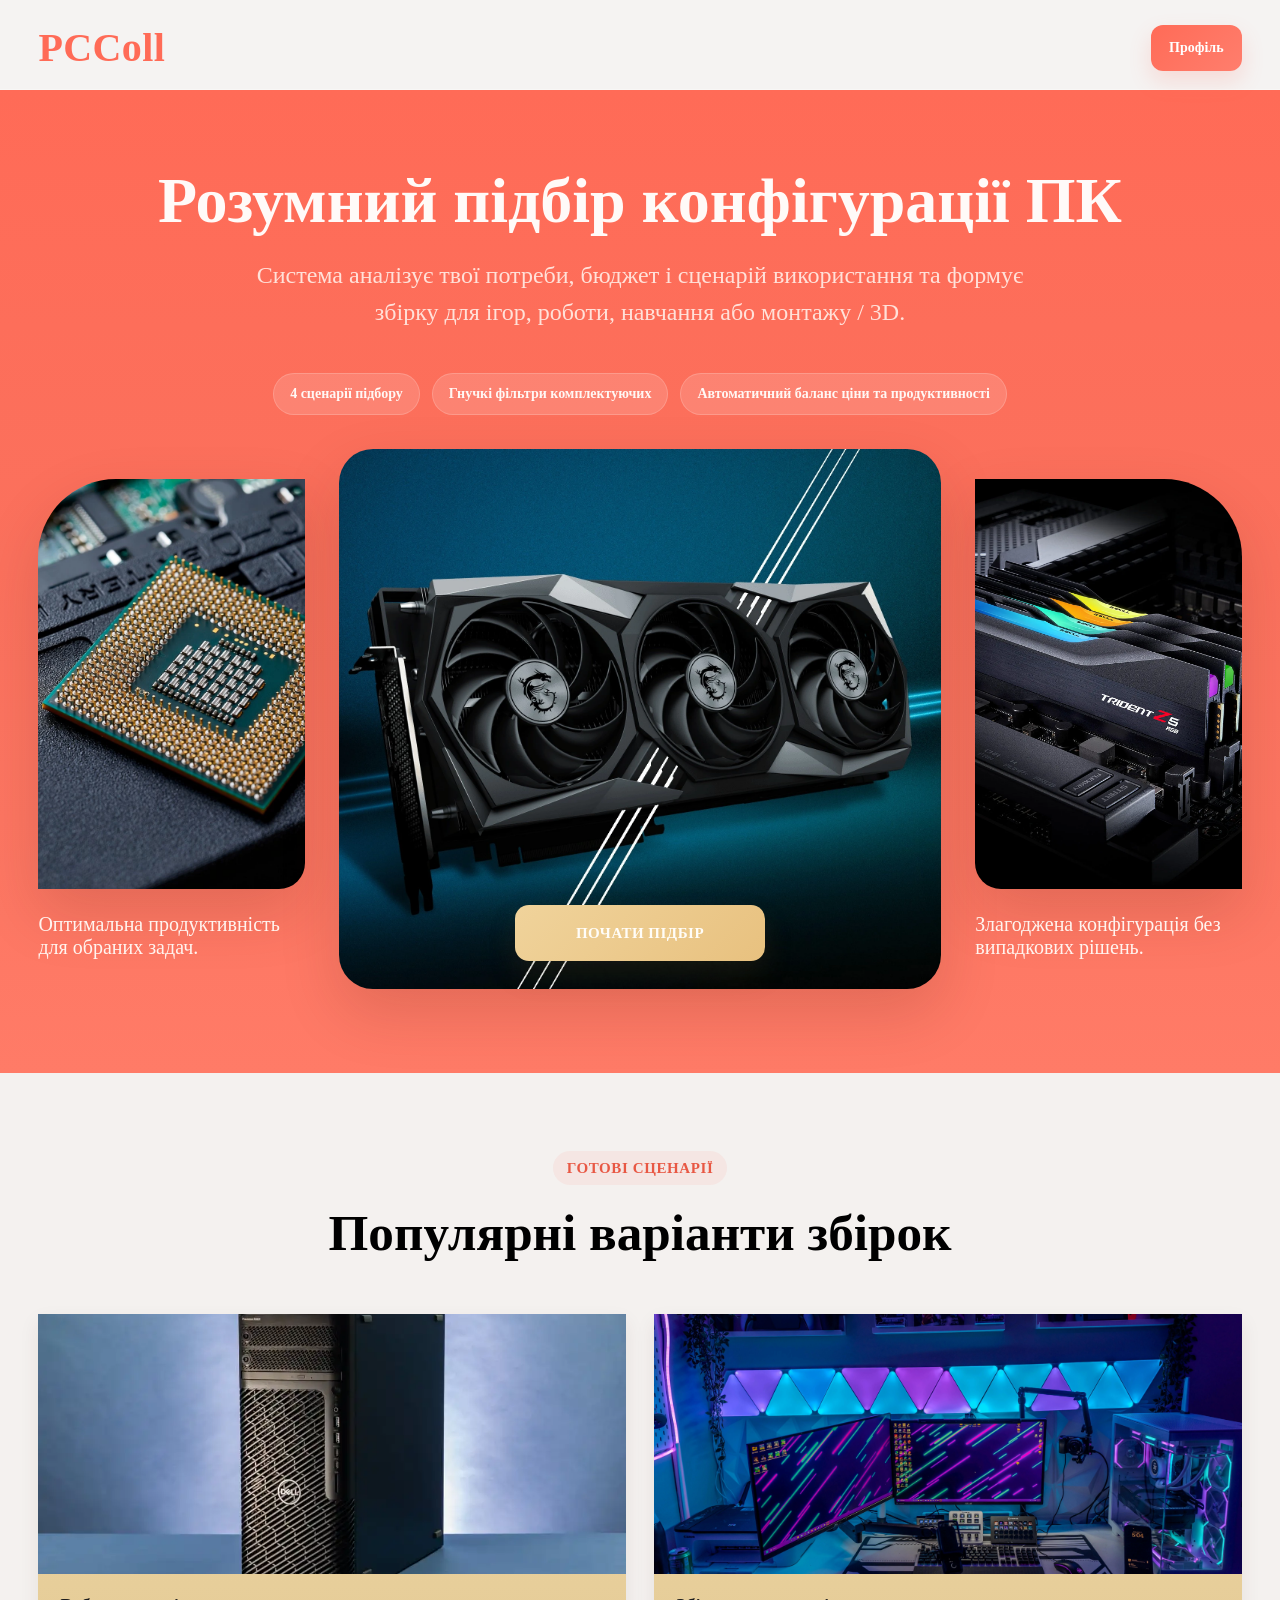
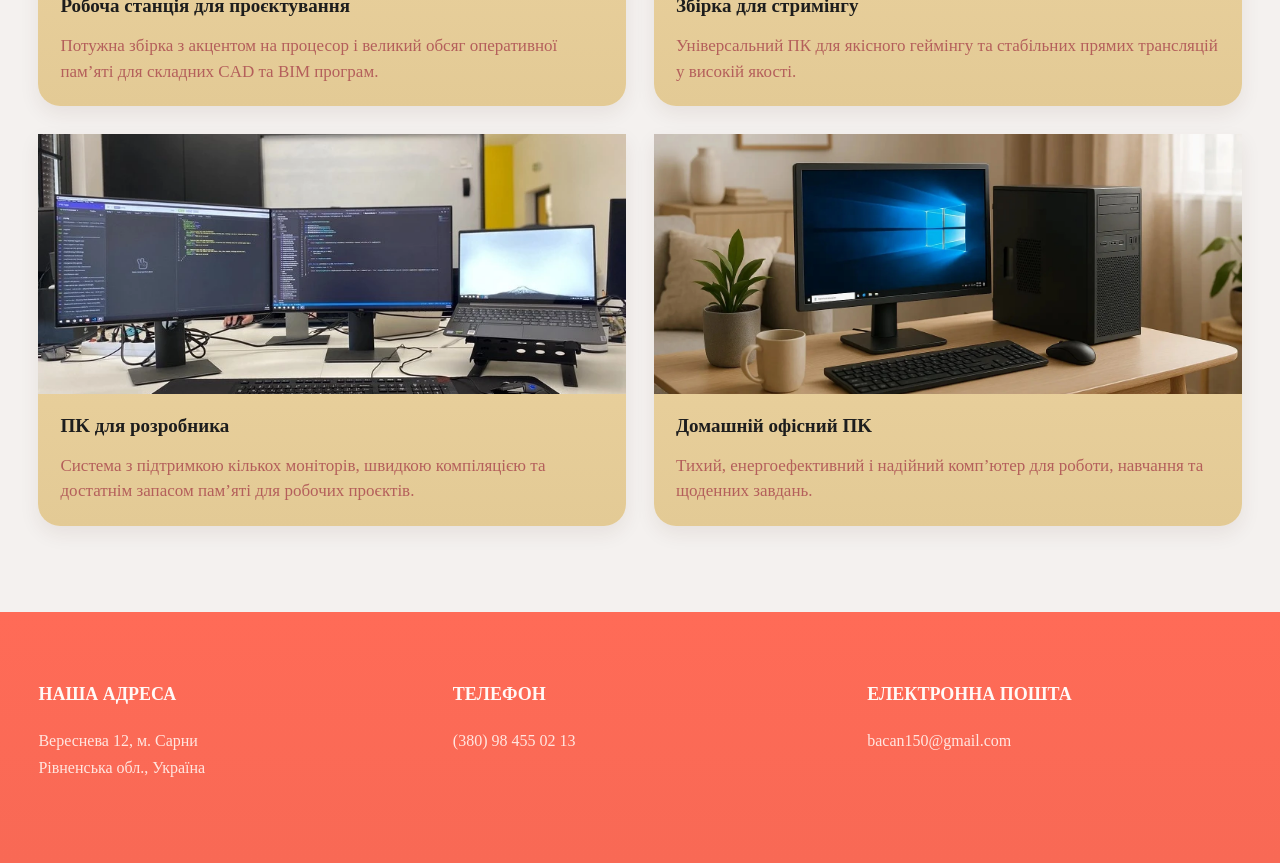
<file: templates/landing.html>
<!doctype html>
<html lang="uk">
<head>
  <meta charset="UTF-8">
  <meta name="viewport" content="width=device-width, initial-scale=1.0">
  <title>PCColl | Розумний підбір конфігурації ПК</title>
  <link rel="stylesheet" href="/static/style.css">
</head>
<body>
  <header class="topbar">
    <div class="container topbar-nav">
      <a href="/" class="logo-link">
        <div class="logo">PCColl</div>
      </a>
      <div class="topbar-actions">
        <a href="/saved-builds" class="topbar-link-btn">Профіль</a>
      </div>
    </div>
  </header>

  <section class="hero">
    <div class="container">
      <h1>Розумний підбір конфігурації ПК</h1>
      <p class="hero-subtitle">
        Система аналізує твої потреби, бюджет і сценарій використання та формує збірку
        для ігор, роботи, навчання або монтажу / 3D.
      </p>

      <div class="hero-highlights">
        <div class="highlight-chip">4 сценарії підбору</div>
        <div class="highlight-chip">Гнучкі фільтри комплектуючих</div>
        <div class="highlight-chip">Автоматичний баланс ціни та продуктивності</div>
      </div>

      <div class="hero-grid">
        <div class="hero-side left">
          <img src="/static/images/cpu.webp" alt="Процесор">
          <div class="hero-caption">Оптимальна продуктивність для обраних задач.</div>
        </div>

        <div class="hero-center">
          <img src="/static/images/hero-gpu.webp" alt="Відеокарта">
          <a href="/choose-purpose" class="hero-btn hero-main-btn">ПОЧАТИ ПІДБІР</a>
        </div>

        <div class="hero-side right">
          <img src="/static/images/ram.webp" alt="Оперативна пам’ять">
          <div class="hero-caption">Злагоджена конфігурація без випадкових рішень.</div>
        </div>
      </div>
    </div>
  </section>

  <section class="featured">
    <div class="container">
      <div class="section-intro">
        <div class="section-eyebrow">Готові сценарії</div>
        <h2>Популярні варіанти збірок</h2>
      </div>

      <div class="featured-grid">
        <article class="build-card">
          <img src="/static/images/build1.webp" alt="Робоча станція для проєктування">
          <div class="build-card-body">
            <h3>Робоча станція для проєктування</h3>
            <p>
              Потужна збірка з акцентом на процесор і великий обсяг оперативної пам’яті
              для складних CAD та BIM програм.
            </p>
          </div>
        </article>

        <article class="build-card">
          <img src="/static/images/build2.webp" alt="Збірка для стримінгу">
          <div class="build-card-body">
            <h3>Збірка для стримінгу</h3>
            <p>
              Універсальний ПК для якісного геймінгу та стабільних прямих трансляцій
              у високій якості.
            </p>
          </div>
        </article>

        <article class="build-card">
          <img src="/static/images/build3.webp" alt="ПK для розробника">
          <div class="build-card-body">
            <h3>ПK для розробника</h3>
            <p>
              Система з підтримкою кількох моніторів, швидкою компіляцією та
              достатнім запасом пам’яті для робочих проєктів.
            </p>
          </div>
        </article>

        <article class="build-card">
          <img src="/static/images/build4.webp" alt="Домашній офісний ПK">
          <div class="build-card-body">
            <h3>Домашній офісний ПK</h3>
            <p>
              Тихий, енергоефективний і надійний комп’ютер для роботи,
              навчання та щоденних завдань.
            </p>
          </div>
        </article>
      </div>
    </div>
  </section>

  <footer class="footer">
    <div class="container footer-grid">
      <div>
        <h4>НАША АДРЕСА</h4>
        <p>Вереснева 12, м. Сарни</p>
        <p>Рівненська обл., Україна</p>
      </div>

      <div>
        <h4>ТЕЛЕФОН</h4>
        <p>(380) 98 455 02 13</p>
      </div>

      <div>
        <h4>ЕЛЕКТРОННА ПОШТА</h4>
        <p>bacan150@gmail.com</p>
      </div>
    </div>
  </footer>
</body>
</html>
</file>
<file: static/style.css>
﻿* {
    margin: 0;
    padding: 0;
    box-sizing: border-box;
}

:root {
    --accent: #ff6b57;
    --accent-dark: #e85844;
    --accent-soft: #fff1ed;
    --surface: #f8efea;
    --surface-2: #fffaf7;
    --surface-3: #fff4ee;
    --text: #2a2623;
    --muted: #6f625b;
    --line: #ebd5ca;
    --shadow-lg: 0 24px 60px rgba(80, 32, 21, 0.16);
    --shadow-md: 0 16px 36px rgba(80, 32, 21, 0.12);
    --shadow-sm: 0 8px 20px rgba(80, 32, 21, 0.08);
    --radius-xl: 28px;
    --radius-lg: 20px;
    --radius-md: 14px;
}

html {
    scroll-behavior: smooth;
}

body {
    font-family: Georgia, "Times New Roman", serif;
    background: #f6f3f1;
    color: var(--text);
}

.container {
    width: min(1400px, 94%);
    margin: 0 auto;
}

.topbar {
    background: #f5f3f2;
    border-bottom: 1px solid rgba(255, 255, 255, 0.28);
    padding: 24px 0 18px;
}

.topbar-default,
.topbar-right {
    display: flex;
    align-items: center;
}

.topbar-default {
    justify-content: flex-start;
}

.topbar-right {
    justify-content: flex-end;
}

.logo-link {
    text-decoration: none;
}

.logo {
    font-size: 40px;
    font-weight: 700;
    color: var(--accent);
    letter-spacing: 0.4px;
}

.hero {
    background: linear-gradient(180deg, #ff6b57 0%, #fb715d 48%, #ff7b67 100%);
    padding: 76px 0 84px;
    text-align: center;
}

.hero h1 {
    font-size: clamp(44px, 5vw, 78px);
    font-weight: 700;
    line-height: 1.08;
    margin-bottom: 22px;
    color: #fffaf8;
}

.hero-subtitle {
    max-width: 820px;
    margin: 0 auto 42px;
    font-size: 24px;
    line-height: 1.55;
    color: #ffe1d9;
}

.hero-grid {
    display: grid;
    grid-template-columns: 0.95fr 2.15fr 0.95fr;
    gap: 34px;
    align-items: center;
}

.hero-side,
.hero-center {
    position: relative;
}

.hero-side img,
.hero-center img {
    width: 100%;
    display: block;
    object-fit: cover;
    box-shadow: var(--shadow-lg);
}

.hero-side img {
    min-height: 410px;
}

.hero-center img {
    min-height: 540px;
    border-radius: 34px;
}

.hero-side.left img {
    border-top-left-radius: 78px;
    border-bottom-right-radius: 26px;
}

.hero-side.right img {
    border-top-right-radius: 78px;
    border-bottom-left-radius: 26px;
}

.hero-side {
    text-align: left;
}

.hero-caption {
    margin-top: 24px;
    font-size: 20px;
    color: #fff4ef;
}

.hero-btn {
    display: inline-flex;
    align-items: center;
    justify-content: center;
    gap: 8px;
    margin-top: 24px;
    padding: 16px 30px;
    min-height: 56px;
    border-radius: 14px;
    background: linear-gradient(135deg, #f0d39b 0%, #e8c17f 100%);
    color: #fffdf8;
    text-decoration: none;
    font-weight: 700;
    font-size: 15px;
    letter-spacing: 0.5px;
    border: none;
    box-shadow: 0 14px 28px rgba(109, 76, 30, 0.18);
    cursor: pointer;
    transition: transform 0.18s ease, box-shadow 0.18s ease, opacity 0.18s ease;
}

.hero-btn:hover {
    transform: translateY(-2px);
    box-shadow: 0 18px 32px rgba(109, 76, 30, 0.24);
    opacity: 0.98;
}

.hero-main-btn {
    position: absolute;
    left: 50%;
    bottom: 28px;
    transform: translateX(-50%);
    margin-top: 0;
    min-width: 250px;
}

.hero-main-btn:hover {
    transform: translateX(-50%) translateY(-2px);
}

.featured {
    background: #f4f1ef;
    padding: 78px 0 86px;
}

.featured h2 {
    text-align: center;
    font-size: clamp(38px, 4vw, 60px);
    color: #000000 !important;
    opacity: 1;
    text-shadow: none;
    margin-bottom: 52px;
}

.featured-grid {
    display: grid;
    grid-template-columns: repeat(4, minmax(0, 1fr));
    gap: 28px;
}

.build-card {
    background: linear-gradient(180deg, #f0d7a5 0%, #e3ca95 100%);
    border-radius: 0 0 22px 22px;
    overflow: hidden;
    box-shadow: var(--shadow-sm);
    transition: transform 0.2s ease, box-shadow 0.2s ease;
}

.build-card:hover {
    transform: translateY(-6px);
    box-shadow: var(--shadow-md);
}

.build-card img {
    width: 100%;
    height: 260px;
    object-fit: cover;
    display: block;
}

.build-card-body {
    padding: 20px 22px 22px;
}

.build-card h3 {
    color: #1d1d1d;
    font-size: 19px;
    margin-bottom: 14px;
    line-height: 1.3;
}

.build-card p {
    color: #b45f5b;
    font-size: 17px;
    line-height: 1.5;
}

.footer {
    background: linear-gradient(180deg, #ff6b57 0%, #f86955 100%);
    padding: 72px 0 82px;
}

.footer-grid {
    display: grid;
    grid-template-columns: repeat(3, 1fr);
    gap: 40px;
}

.footer h4 {
    font-size: 18px;
    margin-bottom: 22px;
    color: #fff9f7;
}

.footer p {
    font-size: 16px;
    line-height: 1.7;
    color: #ffe6e0;
}

.builder-page,
.result-page,
.pc-types-page {
    min-height: calc(100vh - 90px);
    background: linear-gradient(180deg, #ff6b57 0%, #ff6f5b 100%);
    padding: 88px 36px;
    display: flex;
    align-items: center;
    justify-content: center;
}

.builder-card,
.result-card,
.pc-types-shell {
    width: min(100%, 1680px);
    background: linear-gradient(180deg, #f8efea 0%, #f6eee8 100%);
    color: var(--text);
    border-radius: var(--radius-xl);
    padding: 44px;
    box-shadow: var(--shadow-lg);
}

.builder-card h1,
.result-card h1,
.pc-types-title {
    font-size: clamp(42px, 4vw, 60px);
    margin-bottom: 12px;
    color: var(--accent);
    line-height: 1.08;
}

.builder-subtitle,
.pc-types-subtitle {
    font-size: 19px;
    margin-bottom: 28px;
    color: var(--muted);
    line-height: 1.6;
}

.pc-form {
    display: grid;
    grid-template-columns: repeat(2, minmax(320px, 1fr));
    gap: 24px 36px;
    align-items: start;
}

.pc-form > input[type="hidden"] {
    display: none;
}

.pc-form .form-group:has(.games-grid),
.pc-form .builder-btn,
.pc-form .back-link,
.pc-form .builder-hint {
    grid-column: 1 / -1;
}

.form-group {
    display: flex;
    flex-direction: column;
    gap: 9px;
    min-width: 0;
    background: rgba(255, 255, 255, 0.36);
    border: 1px solid rgba(234, 213, 202, 0.8);
    border-radius: 18px;
    padding: 18px;
    box-shadow: 0 8px 22px rgba(120, 64, 46, 0.05);
}

.form-group label {
    font-size: 17px;
    font-weight: 700;
    color: #231e1b;
}

.form-group input,
.form-group select {
    width: 100%;
    min-height: 52px;
    padding: 14px 16px;
    border: 1px solid #dfc8bc;
    border-radius: 12px;
    font-size: 16px;
    color: #1f1c1a;
    background: #fffefe;
    outline: none;
    transition: border-color 0.18s ease, box-shadow 0.18s ease, transform 0.18s ease;
}

.form-group input:focus,
.form-group select:focus {
    border-color: var(--accent);
    box-shadow: 0 0 0 4px rgba(255, 107, 87, 0.12);
}

.games-grid {
    display: grid;
    grid-template-columns: repeat(2, minmax(0, 1fr));
    gap: 12px;
    margin-top: 4px;
}

.game-checkbox {
    display: flex;
    align-items: center;
    gap: 10px;
    min-height: 56px;
    background: var(--surface-2);
    border: 1px solid var(--line);
    border-radius: 12px;
    padding: 12px 14px;
    cursor: pointer;
    color: #3b342f;
    font-size: 15px;
    transition: transform 0.16s ease, border-color 0.16s ease, box-shadow 0.16s ease;
}

.game-checkbox:hover {
    transform: translateY(-2px);
    border-color: #d7b7a7;
    box-shadow: 0 10px 22px rgba(117, 69, 52, 0.08);
}

.game-checkbox input {
    width: 18px;
    height: 18px;
    accent-color: var(--accent);
    flex: 0 0 auto;
}

.builder-hint {
    margin-top: 10px;
    color: #79665d;
    font-size: 14px;
    line-height: 1.55;
}

.builder-btn {
    width: fit-content;
    min-width: 260px;
    margin-top: 8px;
    color: #fff;
}

.result-box {
    margin-top: 26px;
    background: linear-gradient(180deg, #fffaf7 0%, #fff6f1 100%);
    border: 1px solid #f0ddd3;
    border-radius: 20px;
    padding: 24px;
    box-shadow: 0 10px 24px rgba(97, 61, 49, 0.06);
}

.result-box h2 {
    color: var(--accent);
    margin-bottom: 16px;
    font-size: 28px;
}

.result-box ul {
    padding-left: 20px;
    line-height: 1.9;
}

.parts-grid {
    display: grid;
    grid-template-columns: repeat(auto-fit, minmax(240px, 1fr));
    gap: 18px;
}

.part-card {
    background: linear-gradient(180deg, #fff5ef 0%, #fff1e9 100%);
    border: 1px solid #f0d5c8;
    border-radius: 16px;
    padding: 18px;
    box-shadow: 0 10px 22px rgba(99, 59, 44, 0.06);
}

.part-image-wrap {
    width: 100%;
    aspect-ratio: 16 / 10;
    border-radius: 14px;
    background: linear-gradient(180deg, #fffdfa 0%, #fff4ec 100%);
    border: 1px solid #f1ddd2;
    display: flex;
    align-items: center;
    justify-content: center;
    padding: 14px;
    margin-bottom: 14px;
    overflow: hidden;
}

.part-image {
    width: 100%;
    height: 100%;
    object-fit: contain;
    display: block;
}

.part-type {
    color: var(--accent);
    font-size: 13px;
    font-weight: 700;
    text-transform: uppercase;
    letter-spacing: 0.6px;
    margin-bottom: 8px;
}

.part-model {
    font-size: 18px;
    font-weight: 700;
    margin-bottom: 8px;
    color: #2f2f2f;
    line-height: 1.35;
}

.part-price {
    color: #66564f;
    font-size: 16px;
}

.notes-box li {
    color: #854945;
}

.back-link {
    display: inline-block;
    margin-top: 22px;
    text-decoration: none;
    color: var(--accent);
    font-weight: 700;
}

.pc-types-grid {
    display: grid;
    grid-template-columns: repeat(4, minmax(0, 1fr));
    gap: 22px;
}

.pc-type-card {
    display: block;
    text-decoration: none;
    background: #ffffff;
    border: 1px solid #ead7cb;
    border-radius: 18px;
    overflow: hidden;
    box-shadow: 0 12px 28px rgba(89, 58, 45, 0.08);
    transition: transform 0.2s ease, box-shadow 0.2s ease;
}

.pc-type-card:hover {
    transform: translateY(-6px);
    box-shadow: var(--shadow-md);
}

.pc-type-card-image {
    width: 100%;
    height: 185px;
    object-fit: cover;
    display: block;
}

.pc-type-card-body {
    padding: 18px;
}

.pc-type-card-button {
    width: 100%;
    background: linear-gradient(135deg, var(--accent) 0%, #ff7e6d 100%);
    color: #ffffff;
    border-radius: 12px;
    padding: 13px 14px;
    font-size: 20px;
    font-weight: 700;
    text-align: center;
    margin-bottom: 12px;
    box-shadow: 0 10px 22px rgba(255, 107, 87, 0.2);
}

.pc-type-card p {
    color: #6d5d57;
    font-size: 15px;
    line-height: 1.6;
    margin: 0;
}

.pc-types-back {
    margin-top: 24px;
}

@media (max-width: 1400px) {
    .pc-types-grid,
    .featured-grid {
        grid-template-columns: repeat(2, minmax(0, 1fr));
    }
}

@media (max-width: 1180px) {
    .hero-grid {
        grid-template-columns: 1fr;
    }

    .hero-side,
    .hero-center {
        max-width: 820px;
        margin: 0 auto;
    }

    .hero-side img {
        min-height: 300px;
    }

    .footer-grid {
        grid-template-columns: 1fr;
    }

    .pc-form {
        grid-template-columns: 1fr;
    }
}

@media (max-width: 760px) {
    .hero {
        padding: 52px 0 62px;
    }

    .hero-subtitle {
        font-size: 18px;
    }

    .hero-center img {
        min-height: 320px;
    }

    .builder-card,
    .result-card,
    .pc-types-shell {
        padding: 24px;
        border-radius: 22px;
    }

    .builder-page,
    .result-page,
    .pc-types-page {
        padding: 32px 14px;
    }

    .featured-grid,
    .pc-types-grid,
    .games-grid {
        grid-template-columns: 1fr;
    }

    .builder-card h1,
    .result-card h1,
    .pc-types-title {
        font-size: 34px;
    }

    .form-group {
        padding: 15px;
    }

    .builder-btn {
        width: 100%;
    }

    .hero-main-btn {
        position: static;
        transform: none;
        margin-top: 18px;
        width: 100%;
    }

    .hero-main-btn:hover {
        transform: translateY(-2px);
    }
}


.hero-badge {
    display: inline-flex;
    align-items: center;
    justify-content: center;
    margin-bottom: 18px;
    padding: 10px 16px;
    border-radius: 999px;
    background: rgba(255, 255, 255, 0.16);
    border: 1px solid rgba(255, 255, 255, 0.22);
    color: #fff7f3;
    font-size: 14px;
    letter-spacing: 0.3px;
}

.hero-highlights {
    display: flex;
    flex-wrap: wrap;
    gap: 12px;
    justify-content: center;
    margin: 0 auto 34px;
    max-width: 980px;
}

.highlight-chip,
.builder-chip {
    display: inline-flex;
    align-items: center;
    justify-content: center;
    min-height: 42px;
    padding: 10px 16px;
    border-radius: 999px;
    font-size: 14px;
    font-weight: 700;
}

.highlight-chip {
    background: rgba(255, 255, 255, 0.14);
    color: #fff8f5;
    border: 1px solid rgba(255, 255, 255, 0.18);
}

.section-intro {
    max-width: 860px;
    margin: 0 auto 34px;
    text-align: center;
}

.section-eyebrow {
    display: inline-flex;
    align-items: center;
    justify-content: center;
    padding: 9px 14px;
    margin-bottom: 14px;
    border-radius: 999px;
    background: var(--accent-soft);
    color: var(--accent-dark);
    font-size: 13px;
    font-weight: 700;
    letter-spacing: 0.4px;
    text-transform: uppercase;
}

.section-intro p {
    color: var(--muted);
    font-size: 18px;
    line-height: 1.6;
}

.quick-benefits {
    display: grid;
    grid-template-columns: repeat(3, minmax(0, 1fr));
    gap: 18px;
    margin: 0 0 28px;
}

.quick-benefit-card,
.builder-note-card,
.summary-stat-card {
    background: rgba(255, 255, 255, 0.6);
    border: 1px solid rgba(235, 213, 202, 0.95);
    border-radius: 18px;
    box-shadow: 0 10px 24px rgba(101, 63, 48, 0.06);
}

.quick-benefit-card {
    display: flex;
    flex-direction: column;
    gap: 8px;
    padding: 18px;
}

.quick-benefit-card strong {
    color: #231e1b;
    font-size: 17px;
}

.quick-benefit-card span {
    color: var(--muted);
    line-height: 1.55;
}

.builder-topline {
    display: flex;
    flex-wrap: wrap;
    gap: 12px;
    margin-bottom: 28px;
}

.builder-chip {
    background: rgba(255, 107, 87, 0.08);
    color: var(--accent-dark);
    border: 1px solid rgba(255, 107, 87, 0.15);
}

.builder-note-card {
    grid-column: 1 / -1;
    padding: 18px 20px;
}

.builder-note-card h3 {
    color: var(--accent);
    font-size: 20px;
    margin-bottom: 8px;
}

.builder-note-card p {
    color: var(--muted);
    line-height: 1.65;
}


.builder-submit-bar {
    grid-column: 1 / -1;
    display: flex;
    align-items: center;
    justify-content: space-between;
    gap: 20px;
    padding: 22px 24px;
    margin-top: 4px;
    border-radius: 20px;
    background: linear-gradient(135deg, rgba(255, 107, 87, 0.14) 0%, rgba(255, 255, 255, 0.92) 100%);
    border: 1px solid rgba(255, 107, 87, 0.18);
    box-shadow: 0 14px 28px rgba(105, 59, 43, 0.08);
}

.builder-submit-text {
    display: flex;
    flex-direction: column;
    gap: 6px;
}

.builder-submit-text strong {
    font-size: 20px;
    color: #2b221e;
}

.builder-submit-text span {
    color: var(--muted);
    line-height: 1.6;
}

.result-summary-grid {
    display: grid;
    grid-template-columns: repeat(3, minmax(0, 1fr));
    gap: 18px;
    margin: 28px 0 10px;
}

.summary-stat-card {
    padding: 20px 22px;
}

.summary-stat-card--accent {
    background: linear-gradient(135deg, var(--accent) 0%, #ff7a68 100%);
    border-color: transparent;
}

.summary-stat-label {
    display: block;
    margin-bottom: 8px;
    color: #7b655a;
    font-size: 13px;
    font-weight: 700;
    text-transform: uppercase;
    letter-spacing: 0.5px;
}

.summary-stat-card strong {
    font-size: 28px;
    line-height: 1.2;
    color: #231e1b;
}

.summary-stat-card--accent .summary-stat-label,
.summary-stat-card--accent strong {
    color: #fffaf8;
}

@media (max-width: 1180px) {
    .quick-benefits,
    .result-summary-grid {
        grid-template-columns: 1fr;
    }
}

@media (max-width: 760px) {
    .hero-highlights,
    .builder-topline {
        justify-content: flex-start;
    }

    .builder-submit-bar {
        flex-direction: column;
        align-items: stretch;
    }

    .builder-submit-text strong {
        font-size: 18px;
    }
}


/* Кнопка-обгортка дозволяє натискати на превʼю комплектуючої. */
.part-image-button {
    width: 100%;
    padding: 0;
    border: none;
    background: transparent;
    cursor: zoom-in;
    text-align: left;
}

.part-image-button:focus-visible {
    outline: 3px solid rgba(255, 107, 87, 0.35);
    outline-offset: 4px;
    border-radius: 18px;
}

.part-image-button:hover .part-image-wrap {
    transform: translateY(-2px);
    box-shadow: 0 12px 28px rgba(99, 59, 44, 0.10);
}

.parts-grid {
    grid-template-columns: repeat(auto-fit, minmax(260px, 1fr));
}

.part-image-wrap {
    min-height: 170px;
    transition: transform 0.18s ease, box-shadow 0.18s ease;
}

/* Модальне вікно для збільшеного перегляду фото по центру екрана, як у каталозі товарів. */
.image-modal {
    position: fixed;
    inset: 0;
    display: flex;
    align-items: center;
    justify-content: center;
    padding: 24px;
    opacity: 0;
    visibility: hidden;
    pointer-events: none;
    transition: opacity 0.28s ease, visibility 0.28s ease;
    z-index: 3000;
}

.image-modal.is-open {
    opacity: 1;
    visibility: visible;
    pointer-events: auto;
}

.image-modal-backdrop {
    position: absolute;
    inset: 0;
    background: rgba(22, 16, 14, 0.82);
    backdrop-filter: blur(4px);
    opacity: 0;
    transition: opacity 0.28s ease;
}

.image-modal.is-open .image-modal-backdrop {
    opacity: 1;
}

.image-modal-dialog {
    position: relative;
    z-index: 1;
    width: auto;
    max-width: min(1120px, 94vw);
    max-height: 90vh;
    margin: auto;
    display: flex;
    align-items: center;
    justify-content: center;
    opacity: 0;
    transform: translateY(22px) scale(0.94);
    transition: transform 0.28s cubic-bezier(0.22, 1, 0.36, 1), opacity 0.24s ease;
    will-change: transform, opacity;
}

.image-modal.is-open .image-modal-dialog {
    opacity: 1;
    transform: translateY(0) scale(1);
}

.image-modal-content {
    position: relative;
    display: flex;
    flex-direction: column;
    align-items: center;
    gap: 14px;
}

.image-modal-image-wrap {
    max-width: min(1040px, 90vw);
    max-height: 78vh;
    border-radius: 22px;
    background: #ffffff;
    border: 1px solid rgba(240, 221, 211, 0.9);
    padding: 28px;
    display: flex;
    align-items: center;
    justify-content: center;
    box-shadow: 0 28px 70px rgba(0, 0, 0, 0.26);
    transform: translateZ(0);
}

.image-modal-image {
    display: block;
    max-width: min(980px, 84vw);
    max-height: calc(78vh - 56px);
    width: auto;
    height: auto;
    object-fit: contain;
}

.image-modal-caption {
    max-width: min(1040px, 90vw);
    text-align: center;
    font-size: 22px;
    font-weight: 700;
    line-height: 1.35;
    color: #fff8f4;
    text-shadow: 0 2px 10px rgba(0, 0, 0, 0.24);
}

.image-modal-close {
    position: absolute;
    top: -18px;
    right: -18px;
    width: 48px;
    height: 48px;
    border: none;
    border-radius: 999px;
    background: #ffffff;
    color: #2a2623;
    font-size: 32px;
    line-height: 1;
    cursor: pointer;
    z-index: 3;
    box-shadow: 0 10px 26px rgba(0, 0, 0, 0.18);
    transition: transform 0.18s ease, box-shadow 0.18s ease, background 0.18s ease;
    opacity: 0;
    transform: scale(0.92);
}

.image-modal.is-open .image-modal-close {
    opacity: 1;
    transform: scale(1);
}

.image-modal-close:hover {
    transform: scale(1.06);
    background: #fff4ee;
    box-shadow: 0 14px 30px rgba(0, 0, 0, 0.24);
}

body.modal-open {
    overflow: hidden;
}


@media (max-width: 760px) {
    .image-modal {
        padding: 14px;
    }

    .image-modal-dialog {
        max-width: 100%;
    }

    .image-modal-image-wrap {
        max-width: 94vw;
        max-height: 72vh;
        padding: 16px;
        border-radius: 18px;
    }

    .image-modal-image {
        max-width: 86vw;
        max-height: calc(72vh - 32px);
    }

    .image-modal-caption {
        max-width: 92vw;
        font-size: 18px;
    }

    .image-modal-close {
        top: -18px;
        right: -10px;
        width: 42px;
        height: 42px;
        font-size: 28px;
    }

    .part-image-wrap {
        min-height: 140px;
    }
}


/* ===== Верхня навігація ===== */
.topbar-nav {
    display: flex;
    align-items: center;
    justify-content: space-between;
    gap: 20px;
}

.topbar-actions {
    display: flex;
    align-items: center;
    gap: 12px;
    flex-wrap: wrap;
}

.topbar-link-btn {
    display: inline-flex;
    align-items: center;
    justify-content: center;
    min-height: 46px;
    padding: 10px 18px;
    border-radius: 12px;
    background: linear-gradient(135deg, var(--accent) 0%, #ff7e6d 100%);
    color: #fff;
    text-decoration: none;
    font-size: 14px;
    font-weight: 700;
    box-shadow: 0 10px 22px rgba(255, 107, 87, 0.18);
    transition: transform 0.18s ease, box-shadow 0.18s ease, opacity 0.18s ease;
}

.topbar-link-btn:hover {
    transform: translateY(-2px);
    box-shadow: 0 14px 28px rgba(255, 107, 87, 0.24);
    opacity: 0.98;
}

/* ===== Блок збереження збірки на сторінці результату ===== */
/* Ці стилі стосуються лише форми збереження і не повинні вкладати
   інші result-box у сітку summary-карток. */
.save-build-form {
    display: grid;
    grid-template-columns: minmax(0, 1.4fr) auto;
    gap: 14px;
    align-items: end;
}

.save-build-field {
    display: flex;
    flex-direction: column;
    gap: 8px;
}

.save-build-field label {
    font-size: 16px;
    font-weight: 700;
    color: #231e1b;
}

.save-build-field input {
    width: 100%;
    min-height: 52px;
    padding: 14px 16px;
    border: 1px solid #dfc8bc;
    border-radius: 12px;
    font-size: 16px;
    color: #1f1c1a;
    background: #fffefe;
    outline: none;
    transition: border-color 0.18s ease, box-shadow 0.18s ease;
}

.save-build-field input:focus {
    border-color: var(--accent);
    box-shadow: 0 0 0 4px rgba(255, 107, 87, 0.12);
}

.save-build-form .hero-btn {
    margin-top: 0;
    min-width: 220px;
}

.saved-build-badge {
    display: inline-flex;
    align-items: center;
    gap: 8px;
    padding: 10px 14px;
    border-radius: 999px;
    background: rgba(255, 107, 87, 0.10);
    color: var(--accent-dark);
    font-size: 14px;
    font-weight: 700;
    border: 1px solid rgba(255, 107, 87, 0.18);
    margin-bottom: 16px;
}

.result-actions {
    display: flex;
    flex-wrap: wrap;
    gap: 12px;
    margin-top: 24px;
}

/* ===== Сторінка збережених збірок ===== */
.saved-builds-page {
    min-height: calc(100vh - 90px);
    background: linear-gradient(180deg, #ff6b57 0%, #ff6f5b 100%);
    padding: 88px 36px;
}

.saved-builds-shell {
    width: min(100%, 1680px);
    margin: 0 auto;
    background: linear-gradient(180deg, #f8efea 0%, #f6eee8 100%);
    color: var(--text);
    border-radius: var(--radius-xl);
    padding: 44px;
    box-shadow: var(--shadow-lg);
}

.saved-builds-grid {
    display: grid;
    grid-template-columns: repeat(auto-fit, minmax(320px, 1fr));
    gap: 22px;
    margin-top: 28px;
}

.saved-build-card {
    background: linear-gradient(180deg, #fffaf7 0%, #fff5ef 100%);
    border: 1px solid #f0ddd3;
    border-radius: 20px;
    padding: 22px;
    box-shadow: 0 10px 24px rgba(97, 61, 49, 0.06);
}

.saved-build-card h3 {
    color: #231e1b;
    font-size: 28px;
    line-height: 1.2;
    margin-bottom: 10px;
}

.saved-build-meta {
    display: flex;
    flex-wrap: wrap;
    gap: 10px;
    margin-bottom: 18px;
}

.saved-build-meta-item {
    display: inline-flex;
    align-items: center;
    min-height: 38px;
    padding: 8px 12px;
    border-radius: 999px;
    background: rgba(255, 107, 87, 0.08);
    color: var(--accent-dark);
    border: 1px solid rgba(255, 107, 87, 0.15);
    font-size: 14px;
    font-weight: 700;
}

.saved-build-card p,
.saved-build-card li {
    color: #6d5d57;
    line-height: 1.6;
}

.saved-build-card ul {
    margin: 14px 0 18px 20px;
}

.saved-build-actions,
.saved-build-manage {
    display: flex;
    flex-wrap: wrap;
    gap: 12px;
}

.saved-build-actions {
    margin-top: 18px;
}

.saved-build-manage {
    margin-top: 16px;
    align-items: end;
}

.inline-form {
    display: flex;
    flex-wrap: wrap;
    gap: 10px;
    align-items: end;
    flex: 1 1 320px;
}

.inline-form-field {
    display: flex;
    flex-direction: column;
    gap: 8px;
    flex: 1 1 220px;
}

.inline-form-field label {
    font-size: 14px;
    font-weight: 700;
    color: #4f433d;
}

.inline-form-field input {
    width: 100%;
    min-height: 46px;
    padding: 12px 14px;
    border: 1px solid #dfc8bc;
    border-radius: 12px;
    font-size: 15px;
    background: #fff;
}

.inline-form-field input:focus {
    border-color: var(--accent);
    box-shadow: 0 0 0 4px rgba(255, 107, 87, 0.12);
    outline: none;
}

.inline-form .hero-btn,
.saved-build-actions .hero-btn,
.saved-build-actions .topbar-link-btn {
    margin-top: 0;
    min-width: auto;
}

.delete-btn {
    background: linear-gradient(135deg, #6b554d 0%, #8b6c62 100%);
    box-shadow: 0 14px 28px rgba(70, 44, 34, 0.16);
}

.delete-btn:hover {
    box-shadow: 0 18px 32px rgba(70, 44, 34, 0.22);
}

.empty-state {
    margin-top: 28px;
    background: linear-gradient(180deg, #fffaf7 0%, #fff6f1 100%);
    border: 1px solid #f0ddd3;
    border-radius: 20px;
    padding: 28px;
    box-shadow: 0 10px 24px rgba(97, 61, 49, 0.06);
}

.empty-state p {
    color: var(--muted);
    font-size: 18px;
    line-height: 1.6;
    margin-bottom: 18px;
}

.status-message {
    margin-top: 10px;
    padding: 14px 18px;
    border-radius: 14px;
    background: rgba(255, 107, 87, 0.10);
    color: var(--accent-dark);
    border: 1px solid rgba(255, 107, 87, 0.18);
    font-weight: 700;
}

.saved-build-name-note {
    color: var(--muted);
    margin-bottom: 12px;
}

@media (max-width: 900px) {
    .save-build-form {
        grid-template-columns: 1fr;
    }

    .save-build-form .hero-btn {
        width: 100%;
    }
}

@media (max-width: 760px) {
    .topbar-nav {
        flex-direction: column;
        align-items: flex-start;
    }

    .topbar-actions {
        width: 100%;
    }

    .topbar-link-btn {
        width: 100%;
    }

    .saved-builds-page {
        padding: 32px 14px;
    }

    .saved-builds-shell {
        padding: 24px;
        border-radius: 22px;
    }

    .saved-builds-grid {
        grid-template-columns: 1fr;
    }

    .saved-build-card h3 {
        font-size: 24px;
    }

    .saved-build-actions .hero-btn,
    .saved-build-actions .topbar-link-btn,
    .inline-form .hero-btn,
    .inline-form .delete-btn {
        width: 100%;
    }
}


/* ===== Choose-purpose two-step flow (manual vs AI) ===== */
.purpose-flow-shell {
    max-width: 1560px;
}

.section-eyebrow {
    display: inline-flex;
    align-items: center;
    min-height: 34px;
    padding: 0 14px;
    border-radius: 999px;
    background: rgba(255, 107, 87, 0.08);
    color: var(--accent-dark);
    font-size: 15px;
    font-weight: 700;
    letter-spacing: 0.04em;
    text-transform: uppercase;
    margin-bottom: 18px;
}

.choice-methods-grid {
    display: grid;
    grid-template-columns: repeat(2, minmax(0, 1fr));
    gap: 24px;
    margin: 28px 0 24px;
}

.choice-method-card {
    width: 100%;
    border: 1px solid rgba(234, 215, 203, 0.95);
    border-radius: 26px;
    padding: 26px;
    background: linear-gradient(180deg, #fffaf7 0%, #fff4ee 100%);
    display: grid;
    grid-template-columns: auto 1fr;
    gap: 18px;
    align-items: start;
    text-align: left;
    cursor: pointer;
    box-shadow: 0 14px 30px rgba(89, 58, 45, 0.08);
    transition: transform 0.2s ease, box-shadow 0.2s ease, border-color 0.2s ease;
}

.choice-method-card:hover,
.choice-method-card.is-active {
    transform: translateY(-4px);
    box-shadow: 0 18px 36px rgba(89, 58, 45, 0.13);
    border-color: rgba(255, 107, 87, 0.42);
}

.choice-method-badge {
    min-width: 58px;
    height: 58px;
    border-radius: 18px;
    display: inline-flex;
    align-items: center;
    justify-content: center;
    background: linear-gradient(135deg, rgba(255, 107, 87, 0.12) 0%, rgba(255, 126, 109, 0.22) 100%);
    color: var(--accent-dark);
    font-weight: 800;
    font-size: 20px;
    letter-spacing: 0.08em;
}

.choice-method-content h2 {
    font-size: 29px;
    margin-bottom: 10px;
    color: #111;
}

.choice-method-content p {
    color: var(--muted);
    font-size: 17px;
    line-height: 1.6;
    margin-bottom: 16px;
}

.choice-method-link {
    display: inline-flex;
    align-items: center;
    justify-content: center;
    min-height: 50px;
    padding: 0 20px;
    border-radius: 14px;
    background: linear-gradient(135deg, #f0d39b 0%, #e8c17f 100%);
    color: #fffdf8;
    font-weight: 700;
    box-shadow: 0 12px 24px rgba(109, 76, 30, 0.14);
}

.choice-panels {
    margin-top: 12px;
}

.choice-empty-state {
    padding: 34px 32px;
    border-radius: 26px;
    background: linear-gradient(180deg, rgba(255,255,255,0.62) 0%, rgba(255,248,244,0.94) 100%);
    border: 1px solid rgba(234, 215, 203, 0.95);
    box-shadow: 0 14px 34px rgba(89, 58, 45, 0.06);
    display: grid;
    grid-template-columns: 1.2fr 0.8fr;
    gap: 24px;
    align-items: center;
}

.choice-empty-state h2 {
    font-size: 34px;
    margin-bottom: 10px;
    color: var(--text);
}

.choice-empty-state p {
    font-size: 17px;
    color: var(--muted);
    line-height: 1.65;
}

.choice-empty-state-tips {
    display: grid;
    gap: 12px;
}

.choice-empty-tip {
    padding: 14px 16px;
    border-radius: 16px;
    background: rgba(255, 107, 87, 0.07);
    color: var(--accent-dark);
    font-weight: 700;
    line-height: 1.45;
}

.choice-panel {
    padding: 34px;
    border-radius: 28px;
    background: linear-gradient(180deg, rgba(255,255,255,0.62) 0%, rgba(255,248,244,0.94) 100%);
    border: 1px solid rgba(234, 215, 203, 0.95);
    box-shadow: 0 14px 34px rgba(89, 58, 45, 0.06);
}

.choice-panel-head {
    margin-bottom: 26px;
}

.choice-panel-head h2 {
    font-size: 34px;
    margin-bottom: 10px;
    color: var(--text);
}

.choice-panel-head p {
    color: var(--muted);
    font-size: 17px;
    line-height: 1.65;
    max-width: 980px;
}

.choice-panel-toolbar {
    display: flex;
    justify-content: flex-end;
    margin-bottom: 18px;
}

.choice-panel-close {
    min-height: 46px;
    padding: 0 16px;
    border-radius: 14px;
    border: 1px solid rgba(255, 107, 87, 0.22);
    background: rgba(255,255,255,0.75);
    color: var(--accent-dark);
    font-weight: 700;
    cursor: pointer;
    transition: transform 0.18s ease, box-shadow 0.18s ease, border-color 0.18s ease;
}

.choice-panel-close:hover {
    transform: translateY(-2px);
    box-shadow: 0 10px 22px rgba(89, 58, 45, 0.08);
    border-color: rgba(255, 107, 87, 0.38);
}

.choice-panel.choice-panel--ai {
    overflow: hidden;
}

.ai-panel-grid {
    display: grid;
    grid-template-columns: 0.95fr 1.25fr;
    gap: 24px;
    align-items: stretch;
}

.ai-panel-aside {
    padding: 28px;
    border-radius: 24px;
    background: linear-gradient(180deg, rgba(255, 107, 87, 0.10) 0%, rgba(255, 126, 109, 0.04) 100%);
    border: 1px solid rgba(255, 107, 87, 0.14);
    display: flex;
    flex-direction: column;
    gap: 18px;
}

.ai-panel-kicker {
    display: inline-flex;
    align-items: center;
    width: fit-content;
    min-height: 34px;
    padding: 0 12px;
    border-radius: 999px;
    background: rgba(255,255,255,0.7);
    color: var(--accent-dark);
    font-weight: 700;
}

.ai-panel-aside h3 {
    font-size: 34px;
    line-height: 1.15;
}

.ai-panel-aside p {
    color: var(--muted);
    font-size: 17px;
    line-height: 1.7;
}

.ai-feature-list {
    display: grid;
    gap: 12px;
    margin: 0;
    padding: 0;
    list-style: none;
}

.ai-feature-list li {
    display: flex;
    gap: 12px;
    align-items: flex-start;
    padding: 14px 16px;
    border-radius: 16px;
    background: rgba(255,255,255,0.70);
    color: #5c4b43;
    line-height: 1.55;
}

.ai-feature-list li::before {
    content: "•";
    color: var(--accent);
    font-size: 24px;
    line-height: 1;
    margin-top: -2px;
}

.ai-purpose-box--standalone {
    margin: 0;
    padding: 28px;
    border-radius: 24px;
    background: linear-gradient(180deg, #fffdfa 0%, #fff6f0 100%);
    border: 1px solid rgba(234, 215, 203, 0.95);
    box-shadow: 0 16px 36px rgba(89, 58, 45, 0.07);
}

.ai-purpose-box-header {
    display: flex;
    align-items: flex-start;
    justify-content: space-between;
    gap: 20px;
    margin-bottom: 18px;
}

.ai-purpose-box-header h3 {
    font-size: 32px;
    margin-bottom: 8px;
}

.ai-purpose-box-header p {
    color: var(--muted);
    font-size: 16px;
    line-height: 1.65;
}

.ai-purpose-badge {
    min-width: 62px;
    height: 62px;
    border-radius: 20px;
    display: inline-flex;
    align-items: center;
    justify-content: center;
    background: linear-gradient(135deg, rgba(255, 107, 87, 0.12) 0%, rgba(255, 126, 109, 0.24) 100%);
    color: var(--accent-dark);
    font-weight: 800;
    font-size: 22px;
    letter-spacing: 0.08em;
}

.ai-purpose-form {
    display: grid;
    gap: 14px;
}

.ai-purpose-form label {
    font-size: 20px;
    font-weight: 700;
    color: var(--text);
}

.ai-purpose-form textarea {
    width: 100%;
    min-height: 170px;
    resize: vertical;
    padding: 18px 18px 20px;
    border-radius: 20px;
    border: 1px solid rgba(194, 167, 153, 0.95);
    background: #fff;
    color: var(--text);
    font: inherit;
    font-size: 18px;
    line-height: 1.65;
    box-shadow: inset 0 2px 6px rgba(89, 58, 45, 0.03);
    transition: border-color 0.18s ease, box-shadow 0.18s ease;
}

.ai-purpose-form textarea:focus {
    outline: none;
    border-color: rgba(255, 107, 87, 0.42);
    box-shadow: 0 0 0 4px rgba(255, 107, 87, 0.10);
}

.ai-purpose-actions {
    display: flex;
    flex-wrap: wrap;
    gap: 12px;
    align-items: center;
}

.ai-purpose-actions .hero-btn,
.ai-purpose-actions .topbar-link-btn {
    margin-top: 0;
}

.ai-examples-title {
    margin-top: 6px;
    font-size: 15px;
    color: var(--muted);
    font-weight: 700;
}

.ai-examples-strip {
    display: flex;
    flex-wrap: wrap;
    gap: 10px;
    margin-top: 12px;
}

.ai-example-chip {
    display: inline-flex;
    align-items: center;
    min-height: 42px;
    padding: 0 16px;
    border-radius: 999px;
    border: 1px solid rgba(255, 107, 87, 0.14);
    background: rgba(255, 107, 87, 0.08);
    color: var(--accent-dark);
    font-weight: 700;
    font-size: 14px;
    cursor: pointer;
    transition: transform 0.18s ease, background 0.18s ease, border-color 0.18s ease;
}

.ai-example-chip:hover {
    transform: translateY(-1px);
    background: rgba(255, 107, 87, 0.13);
    border-color: rgba(255, 107, 87, 0.24);
}

.ai-detection-result {
    margin-top: 20px;
    padding: 24px;
    border-radius: 22px;
    border: 1px solid rgba(97, 61, 49, 0.12);
    background: #fff;
}

.ai-detection-result--success {
    background: linear-gradient(180deg, rgba(231, 255, 243, 0.96) 0%, rgba(246, 255, 250, 0.98) 100%);
    border-color: rgba(63, 160, 105, 0.26);
}

.ai-detection-result--warning {
    background: linear-gradient(180deg, rgba(255, 249, 231, 0.96) 0%, rgba(255, 252, 243, 0.98) 100%);
    border-color: rgba(210, 160, 62, 0.28);
}

.ai-detection-result--error {
    background: linear-gradient(180deg, rgba(255, 239, 236, 0.98) 0%, rgba(255, 247, 245, 0.99) 100%);
    border-color: rgba(255, 107, 87, 0.24);
}

.ai-result-kicker {
    display: inline-flex;
    align-items: center;
    min-height: 32px;
    padding: 0 12px;
    border-radius: 999px;
    background: rgba(255,255,255,0.74);
    color: var(--accent-dark);
    font-weight: 700;
    margin-bottom: 12px;
}

.ai-detection-result h3 {
    margin: 0 0 10px;
    font-size: 32px;
}

.ai-detection-result p {
    color: var(--text);
    line-height: 1.65;
}

.ai-result-meta {
    margin-bottom: 6px;
}

.ai-result-tips {
    margin: 14px 0 0 20px;
    color: #6b5952;
    line-height: 1.8;
}

.ai-auto-redirect-note {
    margin-top: 14px;
    font-weight: 700;
    color: #2e7d55;
}

.ai-result-alt-grid {
    display: flex;
    flex-wrap: wrap;
    gap: 10px;
    margin-top: 14px;
}

.ai-result-alt-chip {
    display: inline-flex;
    align-items: center;
    min-height: 38px;
    padding: 0 14px;
    border-radius: 999px;
    background: rgba(255,255,255,0.68);
    color: #5f514a;
    font-weight: 700;
}

.ai-keywords-row {
    margin-top: 12px;
    color: var(--muted);
    line-height: 1.6;
}

.ai-keywords-row strong {
    color: var(--text);
}

@media (max-width: 1180px) {
    .ai-panel-grid,
    .choice-empty-state {
        grid-template-columns: 1fr;
    }
}

@media (max-width: 960px) {
    .choice-methods-grid {
        grid-template-columns: 1fr;
    }
}

@media (max-width: 760px) {
    .choice-method-card {
        grid-template-columns: 1fr;
    }

    .choice-panel,
    .choice-empty-state,
    .ai-panel-aside,
    .ai-purpose-box--standalone {
        padding: 22px;
    }

    .choice-empty-state h2,
    .choice-panel-head h2,
    .choice-method-content h2,
    .ai-panel-aside h3,
    .ai-purpose-box-header h3,
    .ai-detection-result h3 {
        font-size: 26px;
    }

    .ai-purpose-box-header {
        flex-direction: column;
    }
}

.result-box-header {
    display: flex;
    align-items: flex-start;
    justify-content: space-between;
    gap: 16px;
    flex-wrap: wrap;
}

.comparison-badge {
    display: inline-flex;
    align-items: center;
    padding: 10px 14px;
    border-radius: 999px;
    background: rgba(255, 107, 87, 0.12);
    color: #8c4b3d;
    font-size: 13px;
    font-weight: 700;
}

.alternatives-grid {
    display: grid;
    grid-template-columns: repeat(auto-fit, minmax(280px, 1fr));
    gap: 18px;
    margin-top: 18px;
}

.alternative-card {
    display: flex;
    flex-direction: column;
    gap: 16px;
    padding: 22px;
    border-radius: 22px;
    border: 1px solid rgba(196, 143, 123, 0.28);
    background: linear-gradient(180deg, rgba(255, 255, 255, 0.98) 0%, rgba(255, 246, 241, 0.96) 100%);
    box-shadow: 0 16px 34px rgba(99, 59, 44, 0.08);
}

.alternative-card--primary {
    border-color: rgba(255, 107, 87, 0.45);
    box-shadow: 0 18px 40px rgba(255, 107, 87, 0.16);
}

.alternative-card-top {
    display: flex;
    align-items: flex-start;
    justify-content: space-between;
    gap: 16px;
}

.alternative-title-row {
    display: flex;
    align-items: center;
    gap: 10px;
    flex-wrap: wrap;
    margin-bottom: 8px;
}

.alternative-title-row h3 {
    margin: 0;
    font-size: 22px;
    color: #2a211d;
}

.alternative-pill {
    display: inline-flex;
    align-items: center;
    padding: 6px 10px;
    border-radius: 999px;
    background: linear-gradient(135deg, var(--accent) 0%, #ff7a68 100%);
    color: #fffaf8;
    font-size: 12px;
    font-weight: 800;
    letter-spacing: 0.3px;
    text-transform: uppercase;
}

.alternative-description {
    margin: 0;
    color: var(--muted);
    line-height: 1.6;
}

.alternative-total {
    flex-shrink: 0;
    font-size: 24px;
    font-weight: 800;
    color: var(--accent);
}

.alternative-meta-grid {
    display: grid;
    grid-template-columns: repeat(3, minmax(0, 1fr));
    gap: 12px;
}

.alternative-meta-grid div {
    padding: 12px 14px;
    border-radius: 16px;
    background: rgba(255, 255, 255, 0.8);
    border: 1px solid rgba(224, 202, 193, 0.7);
}

.alternative-meta-grid span {
    display: block;
    margin-bottom: 6px;
    font-size: 12px;
    text-transform: uppercase;
    letter-spacing: 0.4px;
    color: #8c7669;
}

.alternative-meta-grid strong {
    color: #2b221e;
    line-height: 1.4;
}

.alternative-delta {
    padding: 12px 14px;
    border-radius: 16px;
    background: rgba(255, 107, 87, 0.08);
    color: #6d4b41;
    font-weight: 700;
}

.alternative-parts-list,
.alternative-notes {
    margin: 0;
    padding-left: 20px;
}

.alternative-parts-list li,
.alternative-notes li {
    margin-bottom: 8px;
    line-height: 1.55;
}

@media (max-width: 760px) {
    .alternative-card-top {
        flex-direction: column;
    }

    .alternative-total {
        font-size: 22px;
    }

    .alternative-meta-grid {
        grid-template-columns: 1fr;
    }
}

.alternative-card.is-active {
    border-color: rgba(255, 107, 87, 0.72);
    box-shadow: 0 18px 42px rgba(255, 107, 87, 0.2);
}

.alternative-open-btn {
    margin-top: auto;
    border: none;
    border-radius: 14px;
    padding: 13px 16px;
    background: linear-gradient(135deg, rgba(255, 107, 87, 0.12) 0%, rgba(255, 107, 87, 0.2) 100%);
    color: #8f4032;
    font-weight: 800;
    cursor: pointer;
    transition: transform 0.18s ease, box-shadow 0.18s ease, background 0.18s ease;
}

.alternative-open-btn:hover {
    transform: translateY(-1px);
    box-shadow: 0 10px 20px rgba(255, 107, 87, 0.12);
}

.alternative-card.is-active .alternative-open-btn {
    background: linear-gradient(135deg, var(--accent) 0%, #ff7a68 100%);
    color: #fffaf8;
}

.detail-header {
    display: flex;
    align-items: flex-start;
    justify-content: space-between;
    gap: 16px;
    flex-wrap: wrap;
    margin-bottom: 18px;
}

.part-card-topline {
    display: flex;
    align-items: center;
    justify-content: space-between;
    gap: 12px;
    margin-bottom: 8px;
}

.part-change-badge {
    display: inline-flex;
    align-items: center;
    padding: 6px 10px;
    border-radius: 999px;
    background: rgba(255, 107, 87, 0.13);
    color: #8f4032;
    font-size: 12px;
    font-weight: 800;
    text-transform: uppercase;
    letter-spacing: 0.3px;
}

.part-card--changed {
    border-color: rgba(255, 107, 87, 0.36);
    box-shadow: 0 12px 26px rgba(255, 107, 87, 0.12);
}

.part-description {
    margin: 12px 0 0;
    color: #5f4a42;
    line-height: 1.65;
    font-size: 14px;
}

@media (max-width: 760px) {
    .detail-header {
        flex-direction: column;
    }

    .part-card-topline {
        align-items: flex-start;
        flex-direction: column;
    }
}

.market-summary {
  margin-top: 10px;
  padding: 8px 10px;
  border-radius: 10px;
  font-size: 13px;
  font-weight: 600;
  background: rgba(255,255,255,0.04);
}

.market-summary--excellent,
.market-summary--good {
  border: 1px solid rgba(76, 175, 80, 0.35);
}

.market-summary--warning {
  border: 1px solid rgba(255, 152, 0, 0.35);
}

.part-market-meta {
  margin-top: 10px;
  display: grid;
  gap: 6px;
  font-size: 13px;
  color: #5f4a42;
}

.part-market-meta a {
  color: #8f4032;
  text-decoration: underline;
}

.availability-pill {
  display: inline-flex;
  align-items: center;
  padding: 2px 8px;
  border-radius: 999px;
  font-size: 12px;
  font-weight: 700;
  color: #4f3b34;
}

.availability-pill--yes {
  background: rgba(76, 175, 80, 0.18);
  color: #256c2b;
}

.availability-pill--no {
  background: rgba(244, 67, 54, 0.18);
  color: #a1332c;
}

.availability-pill--unknown {
  background: rgba(95, 74, 66, 0.12);
  color: #5f4a42;
}
</file>
